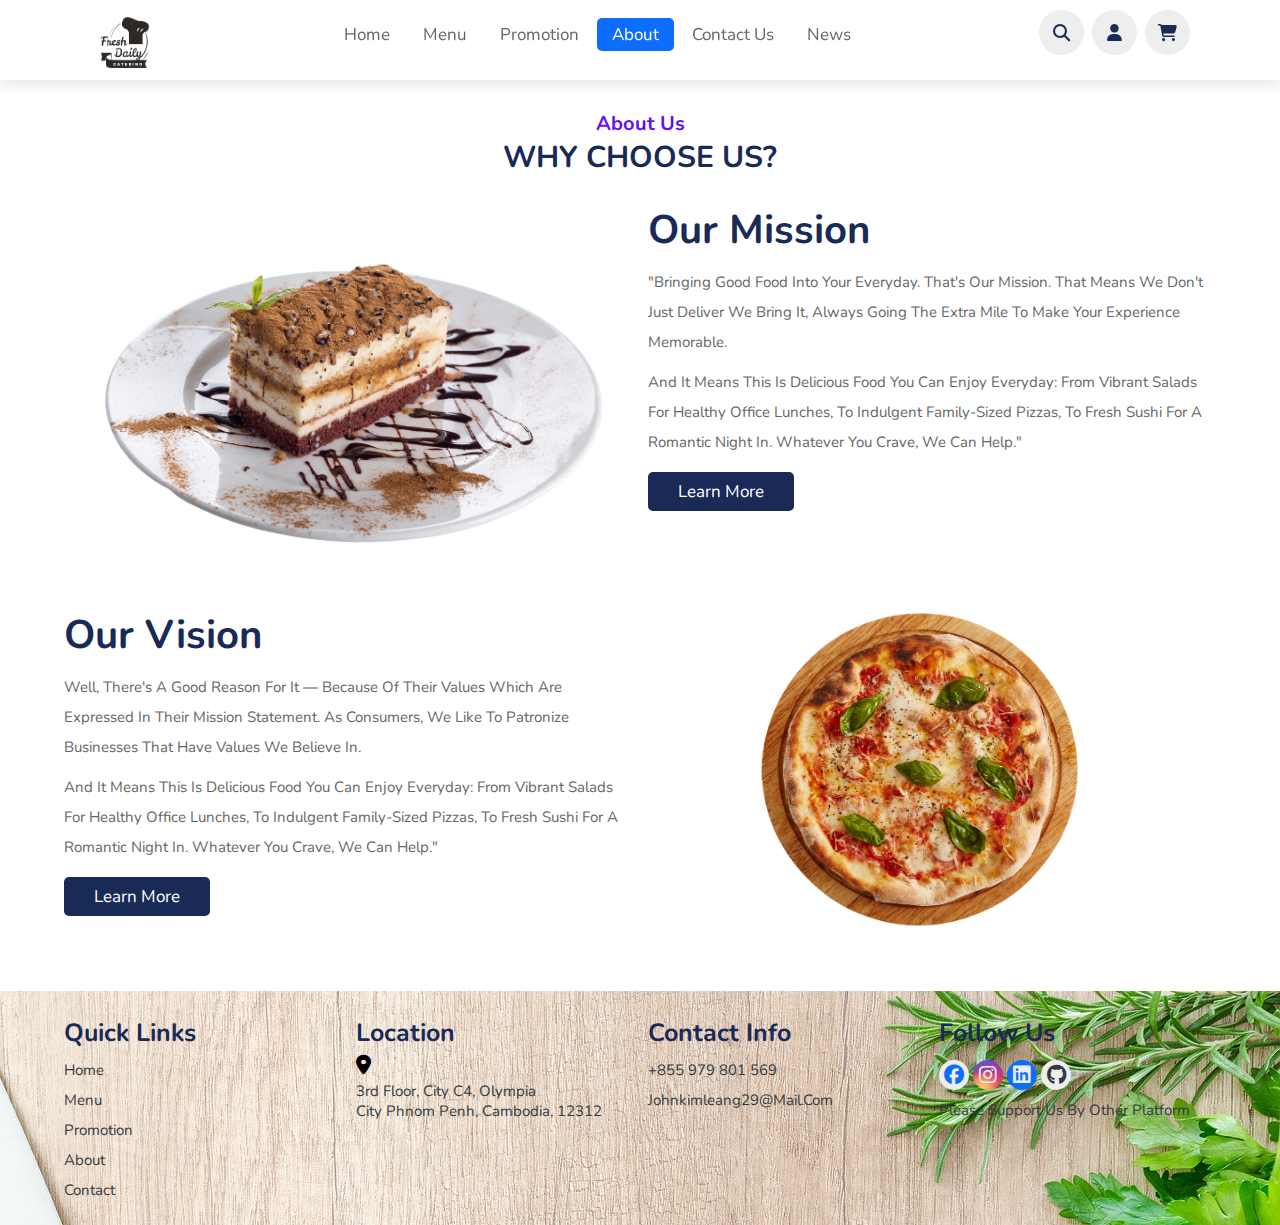
<file: About.html>
<!DOCTYPE html>
<html lang="en">
<head>
    <meta charset="UTF-8">
    <meta http-equiv="X-UA-Compatible" content="IE=edge">
    <meta name="viewport" content="width=device-width, initial-scale=1.0">

    <title>FreshDaily Restaurant</title>
    <link rel="icon" href="images/food-logo.png">
    <link rel="stylesheet" href="https://cdnjs.cloudflare.com/ajax/libs/font-awesome/5.15.3/css/all.min.css">
    <link rel="stylesheet" href="https://cdnjs.cloudflare.com/ajax/libs/font-awesome/6.2.1/css/all.min.css">
    <link rel="stylesheet" href="css/style.css">


</head>
<body>

    <header>

        <a href="#" class="logo"><img src="images/food-logo.png" alt=""></a>
    
        <nav class="navbar">
            <a href="index.html">home</a>
            <a href="Menu.html">menu</a>
            <a href="Dishes.html">Promotion</a>
            <a class="active" href="About.html">about</a>
            <a href="Contact.html">Contact Us</a>
            <a href="News.html">News</a>
          
        </nav>
    
        <div class="icons">
            <i class="fas fa-bars" id="menu-bars"></i>
            <i class="fas fa-search" id="search-icon"></i>
            <a href="Login.html" class="fas fa-user"></a>
            <a class="fas fa-shopping-cart"></a>
            
        </div>
    
    </header>

    
    <!-- search form  -->

    <form action="" id="search-form">
        <input type="search" placeholder="search here..." name="" id="search-box">
        <label for="search-box" class="fas fa-search"></label>
        <i class="fas fa-times" id="close"></i>
    </form>


    <section class="about" id="about">

        <h3 class="sub-heading"> about us </h3>
        <h1 class="heading"> why choose us? </h1>

        <div class="row">
            <div class="image">
                <img src="images/menu-10-removebg.png" alt="">
            </div>
            <div class="content">
                <h3>Our mission</h3>
                <p>
                    "Bringing good food into your everyday. That's our mission. 
                    That means we don't just deliver we bring it, always going the extra mile to make your experience memorable.
                </p>
                <p>
                    And it means this is delicious food you can enjoy everyday: from vibrant salads for healthy office lunches, to indulgent family-sized pizzas, to fresh sushi
                    for a romantic night in. Whatever you crave, we can help."
                </p>
                
                <a href="#" class="btn">learn more</a>
            </div>

        </div>   
        <div class="row">
            <div class="content">
                <br>
                <h3>Our vision</h3>
                <p>
                    Well, there's a good reason for it — because of their values which are expressed 
                    in their mission statement. As consumers, we like to patronize businesses that have values we believe in.
                </p>
                <p>
                    And it means this is delicious food you can enjoy everyday: from vibrant salads for healthy office lunches, to indulgent family-sized pizzas, to fresh sushi
                    for a romantic night in. Whatever you crave, we can help."
                </p>
                
                <a href="#" class="btn">learn more</a>
            </div>
            <div class="image">
                <img src="images/About_pizza.png" alt="">
            </div>
        </div>
    </section>
    <div class="footer">

        <div class="box-container">

            <div class="box">
                <h3>quick links</h3>
                <a href="#">home</a>
                <a href="#">menu</a>
                <a href="#">promotion</a>
                <a href="#">about</a>
                <a href="#">Contact</a>
            </div>

            <div class="box">
                <h3>Location</h3>
                <i class="fa-solid fa-location-dot"></i>
                <a href="#">3rd Floor, City C4, Olympia 
                   <br> City Phnom Penh, Cambodia, 12312
                </a>
            </div>

            <div class="box">
                <h3>contact info</h3>
                <a href="#">+855 979 801 569 </a>
                <a href="#">johnkimleang29@mail.com</a>
            </div>

            <div class="box">
                <h3>follow us</h3>
                <a href="#">
                    <i class="fa-brands fa-facebook"></i>
                    <i class="fa-brands fa-instagram"></i>
                    <i class="fa-brands fa-linkedin"></i>
                    <i class="fa-brands fa-github"></i>
                </a>
                <a href="#">Please support us by other platform</a>
            </div>
        </div>
        <!-- <div class="credit">
            <p>Develop by: JK Leang</p>
        </div> -->
    </div>

    <script src="js/script.js"></script>

</body>
</html>
</file>
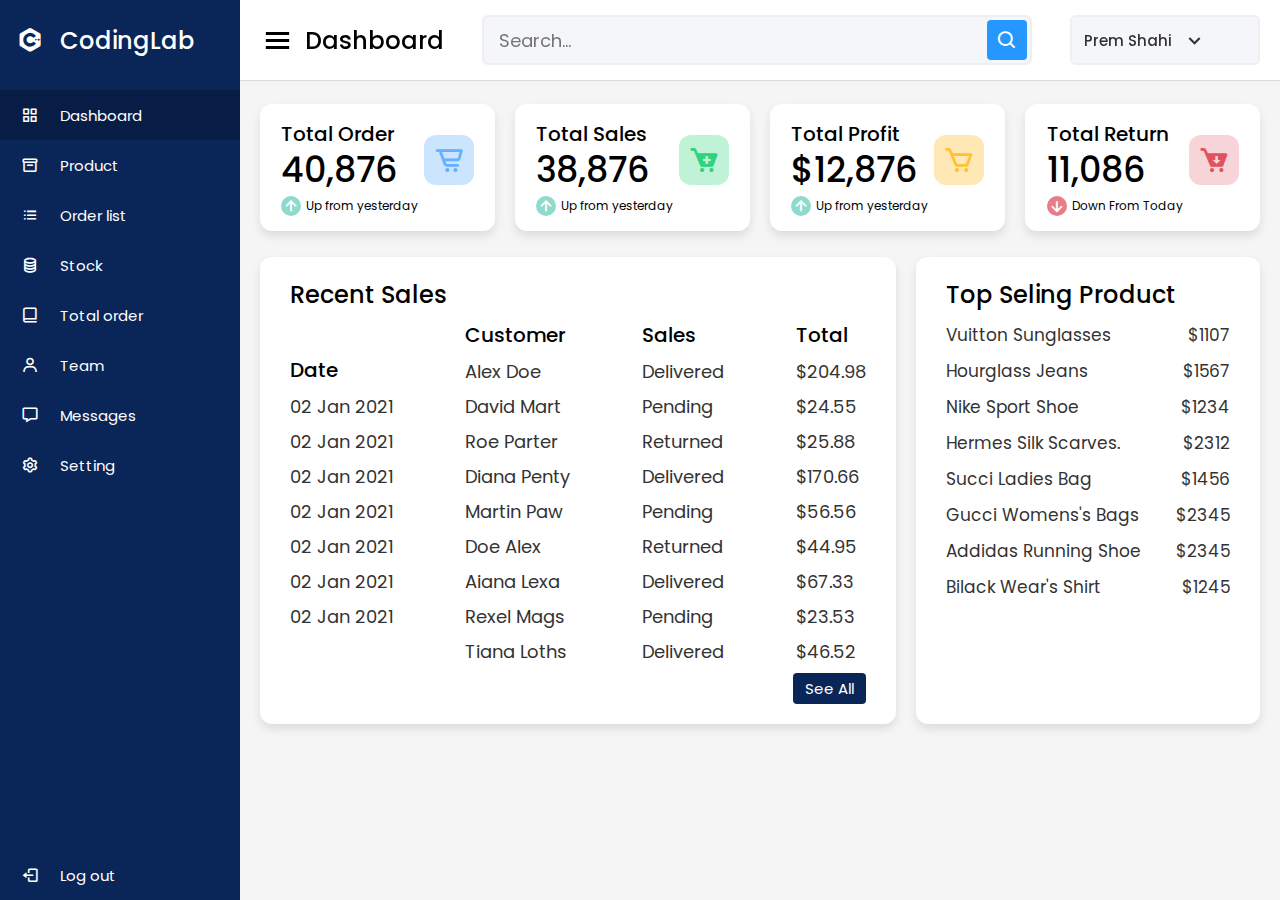
<file: admin.html>
<!DOCTYPE html>
<!-- Designined by CodingLab | www.youtube.com/codinglabyt -->
<html lang="en" dir="ltr">
  <head>
    <meta charset="UTF-8">
    <!--<title> Responsiive Admin Dashboard | CodingLab </title>-->
    <link rel="stylesheet" href="css/admin.css">
    <!-- Boxicons CDN Link -->
    <link href='https://unpkg.com/boxicons@2.0.7/css/boxicons.min.css' rel='stylesheet'>
    <link rel="stylesheet" href="https://cdnjs.cloudflare.com/ajax/libs/font-awesome/6.3.0/css/all.min.css">
     <meta name="viewport" content="width=device-width, initial-scale=1.0">
   </head>
<body>
  <div class="sidebar">
    <div class="logo-details">
      <i class='bx bxl-c-plus-plus'></i>
      <span class="logo_name">CodingLab</span>
    </div>
      <ul class="nav-links">
        <li>
          <a href="#" class="active">
            <i class='bx bx-grid-alt' ></i>
            <span class="links_name">Dashboard</span>
          </a>
        </li>
        <li>
          <a href="#">
            <i class='bx bx-box' ></i>
            <span class="links_name">Product</span>
          </a>
        </li>
        <li>
          <a href="#">
            <i class='bx bx-list-ul' ></i>
            <span class="links_name">Order list</span>
          </a>
        </li>
        <li>
          <a href="#">
            <i class='bx bx-coin-stack' ></i>
            <span class="links_name">Stock</span>
          </a>
        </li>
        <li>
          <a href="#">
            <i class='bx bx-book-alt' ></i>
            <span class="links_name">Total order</span>
          </a>
        </li>
        <li>
          <a href="#">
            <i class='bx bx-user' ></i>
            <span class="links_name">Team</span>
          </a>
        </li>
        <li>
          <a href="#">
            <i class='bx bx-message' ></i>
            <span class="links_name">Messages</span>
          </a>
        </li>
        <li>
          <a href="#">
            <i class='bx bx-cog' ></i>
            <span class="links_name">Setting</span>
          </a>
        </li>
        <li class="log_out">
          <a href="#">
            <i class='bx bx-log-out'></i>
            <span class="links_name">Log out</span>
          </a>
        </li>
      </ul>
  </div>
  <section class="home-section">
    <nav>
      <div class="sidebar-button">
        <i class='bx bx-menu sidebarBtn'></i>
        <span class="dashboard">Dashboard</span>
      </div>
      <div class="search-box">
        <input type="text" placeholder="Search...">
        <i class='bx bx-search' ></i>
      </div>
      <div class="profile-details">
        <!--<img src="images/profile.jpg" alt="">-->
        <span class="admin_name">Prem Shahi</span>
        <i class='bx bx-chevron-down' ></i>
      </div>
    </nav>

    <div class="home-content">
      <div class="overview-boxes">
        <div class="box">
          <div class="right-side">
            <div class="box-topic">Total Order</div>
            <div class="number">40,876</div>
            <div class="indicator">
              <i class='bx bx-up-arrow-alt'></i>
              <span class="text">Up from yesterday</span>
            </div>
          </div>
          <i class='bx bx-cart-alt cart'></i>
        </div>
        <div class="box">
          <div class="right-side">
            <div class="box-topic">Total Sales</div>
            <div class="number">38,876</div>
            <div class="indicator">
              <i class='bx bx-up-arrow-alt'></i>
              <span class="text">Up from yesterday</span>
            </div>
          </div>
          <i class='bx bxs-cart-add cart two' ></i>
        </div>
        <div class="box">
          <div class="right-side">
            <div class="box-topic">Total Profit</div>
            <div class="number">$12,876</div>
            <div class="indicator">
              <i class='bx bx-up-arrow-alt'></i>
              <span class="text">Up from yesterday</span>
            </div>
          </div>
          <i class='bx bx-cart cart three' ></i>
        </div>
        <div class="box">
          <div class="right-side">
            <div class="box-topic">Total Return</div>
            <div class="number">11,086</div>
            <div class="indicator">
              <i class='bx bx-down-arrow-alt down'></i>
              <span class="text">Down From Today</span>
            </div>
          </div>
          <i class='bx bxs-cart-download cart four' ></i>
        </div>
      </div>

      <div class="sales-boxes">
        <div class="recent-sales box">
          <div class="title">Recent Sales</div>
          <div class="sales-details">
            <ul class="details">
              <li class="topic">Date</li>
              <li><a href="#">02 Jan 2021</a></li>
              <li><a href="#">02 Jan 2021</a></li>
              <li><a href="#">02 Jan 2021</a></li>
              <li><a href="#">02 Jan 2021</a></li>
              <li><a href="#">02 Jan 2021</a></li>
              <li><a href="#">02 Jan 2021</a></li>
              <li><a href="#">02 Jan 2021</a></li>
            </ul>
            <ul class="details">
            <li class="topic">Customer</li>
            <li><a href="#">Alex Doe</a></li>
            <li><a href="#">David Mart</a></li>
            <li><a href="#">Roe Parter</a></li>
            <li><a href="#">Diana Penty</a></li>
            <li><a href="#">Martin Paw</a></li>
            <li><a href="#">Doe Alex</a></li>
            <li><a href="#">Aiana Lexa</a></li>
            <li><a href="#">Rexel Mags</a></li>
             <li><a href="#">Tiana Loths</a></li>
          </ul>
          <ul class="details">
            <li class="topic">Sales</li>
            <li><a href="#">Delivered</a></li>
            <li><a href="#">Pending</a></li>
            <li><a href="#">Returned</a></li>
            <li><a href="#">Delivered</a></li>
            <li><a href="#">Pending</a></li>
            <li><a href="#">Returned</a></li>
            <li><a href="#">Delivered</a></li>
             <li><a href="#">Pending</a></li>
            <li><a href="#">Delivered</a></li>
          </ul>
          <ul class="details">
            <li class="topic">Total</li>
            <li><a href="#">$204.98</a></li>
            <li><a href="#">$24.55</a></li>
            <li><a href="#">$25.88</a></li>
            <li><a href="#">$170.66</a></li>
            <li><a href="#">$56.56</a></li>
            <li><a href="#">$44.95</a></li>
            <li><a href="#">$67.33</a></li>
             <li><a href="#">$23.53</a></li>
             <li><a href="#">$46.52</a></li>
          </ul>
          </div>
          <div class="button">
            <a href="#">See All</a>
          </div>
        </div>
        <div class="top-sales box">
          <div class="title">Top Seling Product</div>
          <ul class="top-sales-details">
            <li>
            <a href="#">
              <!--<img src="images/sunglasses.jpg" alt="">-->
              <span class="product">Vuitton Sunglasses</span>
            </a>
            <span class="price">$1107</span>
          </li>
          <li>
            <a href="#">
               <!--<img src="images/jeans.jpg" alt="">-->
              <span class="product">Hourglass Jeans </span>
            </a>
            <span class="price">$1567</span>
          </li>
          <li>
            <a href="#">
             <!-- <img src="images/nike.jpg" alt="">-->
              <span class="product">Nike Sport Shoe</span>
            </a>
            <span class="price">$1234</span>
          </li>
          <li>
            <a href="#">
              <!--<img src="images/scarves.jpg" alt="">-->
              <span class="product">Hermes Silk Scarves.</span>
            </a>
            <span class="price">$2312</span>
          </li>
          <li>
            <a href="#">
              <!--<img src="images/blueBag.jpg" alt="">-->
              <span class="product">Succi Ladies Bag</span>
            </a>
            <span class="price">$1456</span>
          </li>
          <li>
            <a href="#">
              <!--<img src="images/bag.jpg" alt="">-->
              <span class="product">Gucci Womens's Bags</span>
            </a>
            <span class="price">$2345</span>
          <li>
            <a href="#">
              <!--<img src="images/addidas.jpg" alt="">-->
              <span class="product">Addidas Running Shoe</span>
            </a>
            <span class="price">$2345</span>
          </li>
<li>
            <a href="#">
             <!--<img src="images/shirt.jpg" alt="">-->
              <span class="product">Bilack Wear's Shirt</span>
            </a>
            <span class="price">$1245</span>
          </li>
          </ul>
        </div>
      </div>
    </div>
  </section>

  <script>
   let sidebar = document.querySelector(".sidebar");
let sidebarBtn = document.querySelector(".sidebarBtn");
sidebarBtn.onclick = function() {
  sidebar.classList.toggle("active");
  if(sidebar.classList.contains("active")){
  sidebarBtn.classList.replace("bx-menu" ,"bx-menu-alt-right");
}else
  sidebarBtn.classList.replace("bx-menu-alt-right", "bx-menu");
}
 </script>

</body>
</html>
</file>
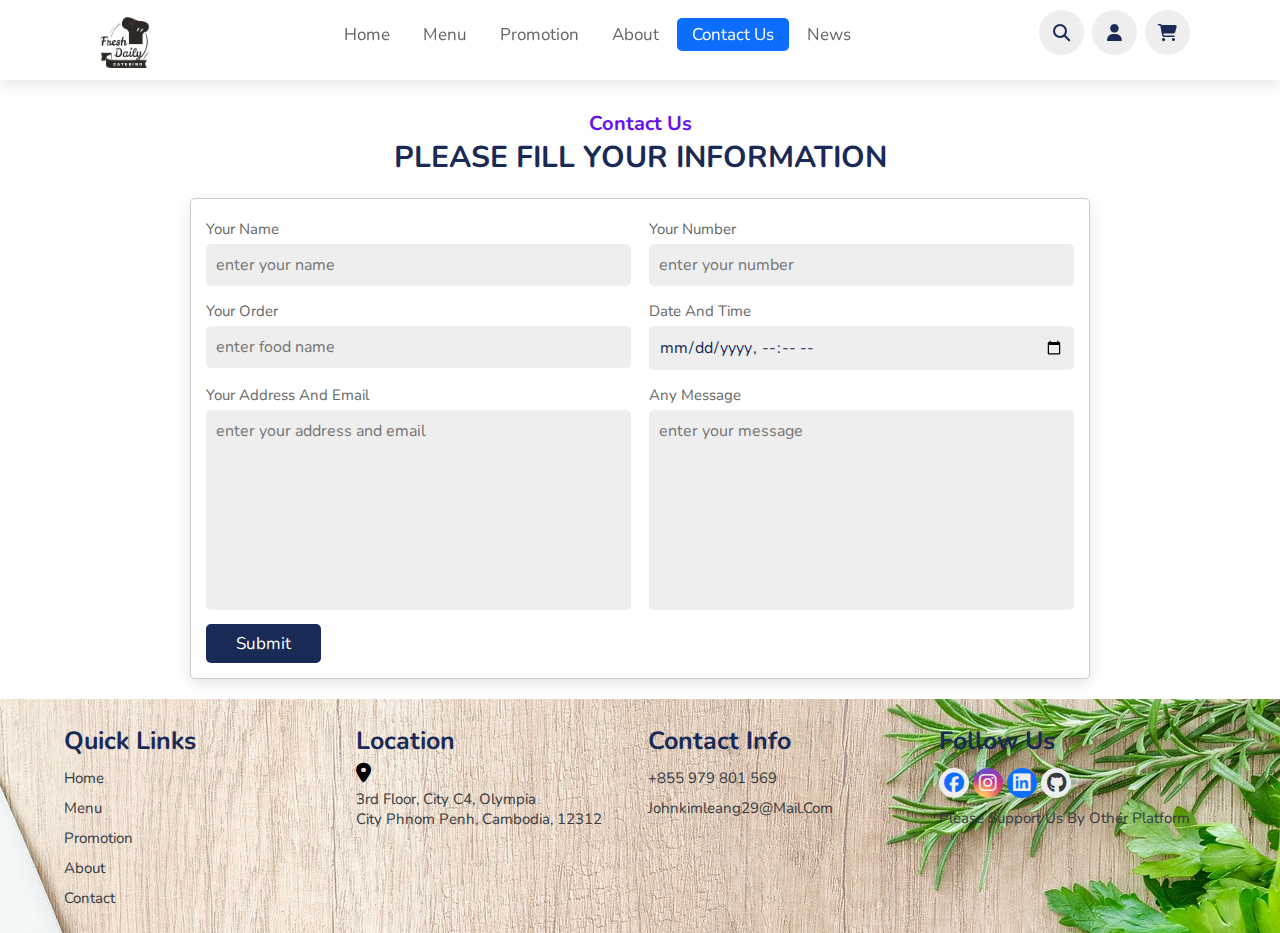
<file: Contact.html>
<!DOCTYPE html>
<html lang="en">
<head>
    <meta charset="UTF-8">
    <meta http-equiv="X-UA-Compatible" content="IE=edge">
    <meta name="viewport" content="width=device-width, initial-scale=1.0">
    <title>FreshDaily Restaurant</title>
    <link rel="icon" href="images/food-logo.png">


    <link rel="stylesheet" href="https://unpkg.com/swiper/swiper-bundle.min.css" />

    <!-- font awesome cdn link  -->
    <link rel="stylesheet" href="https://cdnjs.cloudflare.com/ajax/libs/font-awesome/5.15.3/css/all.min.css">
    <link rel="stylesheet" href="https://cdnjs.cloudflare.com/ajax/libs/font-awesome/6.2.1/css/all.min.css">
    <!-- custom css file link  -->
    <link rel="stylesheet" href="css/style.css">

</head>
<body>


<header>

    <a href="#" class="logo"><img src="images/food-logo.png" alt=""></a>

    <nav class="navbar">
        <a href="index.html">home</a>
        <a href="Menu.html">menu</a>
        <a href="Dishes.html">Promotion</a>
        <a href="About.html">about</a>
        <a class="active"  href="Contact.html">Contact Us</a>
        <a href="News.html">News</a>
        
    </nav>

    <div class="icons">
        <i class="fas fa-bars" id="menu-bars"></i>
        <i class="fas fa-search" id="search-icon"></i>
        <a href="Login.html" class="fas fa-user"></a>  
        <i class="fas fa-shopping-cart"></i>  
    </div>

</header>

    <!-- search form  -->

    <form action="" id="search-form">
        <input type="search" placeholder="search here..." name="" id="search-box">
        <label for="search-box" class="fas fa-search"></label>
        <i class="fas fa-times" id="close"></i>
    </form>

    
<section class="order" id="order">

    <h3 class="sub-heading"> Contact us </h3>
    <h1 class="heading"> Please fill your information</h1>

    <form action="">

        <div class="inputBox">
            <div class="input">
                <span>your name</span>
                <input type="text" placeholder="enter your name">
            </div>
            <div class="input">
                <span>your number</span>
                <input type="number" placeholder="enter your number">
            </div>
        </div>
        <div class="inputBox">
            <div class="input">
                <span>your order</span>
                <input type="text" placeholder="enter food name">
            </div>
            <div class="input">
                <span>date and time</span>
                <input type="datetime-local">
            </div>
        </div>
        <div class="inputBox">
            <div class="input">
                <span>Your address and Email</span>
                <textarea name="" placeholder="enter your address and email" id="" cols="30" rows="10"></textarea>
            </div>
            <div class="input">
                <span>Any message</span>
                <textarea name="" placeholder="enter your message" id="" cols="30" rows="10"></textarea>
            </div>
        </div>

        <input type="submit" value="Submit" class="btn">

    </form>

</section>
<div class="footer">

    <div class="box-container">

        <div class="box">
            <h3>quick links</h3>
            <a href="#">home</a>
            <a href="#">menu</a>
            <a href="#">promotion</a>
            <a href="#">about</a>
            <a href="#">Contact</a>
        </div>

        <div class="box">
            <h3>Location</h3>
            <i class="fa-solid fa-location-dot"></i>
            <a href="#">3rd Floor, City C4, Olympia 
               <br> City Phnom Penh, Cambodia, 12312
            </a>
        </div>

        <div class="box">
            <h3>contact info</h3>
            <a href="#">+855 979 801 569 </a>
            <a href="#">johnkimleang29@mail.com</a>
        </div>

        <div class="box">
            <h3>follow us</h3>
            <a href="https://github.com/Kimleang7">
                <i class="fa-brands fa-facebook"></i>
                <i class="fa-brands fa-instagram"></i>
                <i class="fa-brands fa-linkedin"></i>
                <i class="fa-brands fa-github"></i>
            </a>
            <a href="#">Please support us by other platform</a>
        </div>
    </div>
    <!-- <div class="credit">
        <p>Develop by: JK Leang</p>
    </div> -->
</div>

<script src="js/script.js"></script>
<script src="js/addToCard.js"></script>

</body>
</html>
</file>
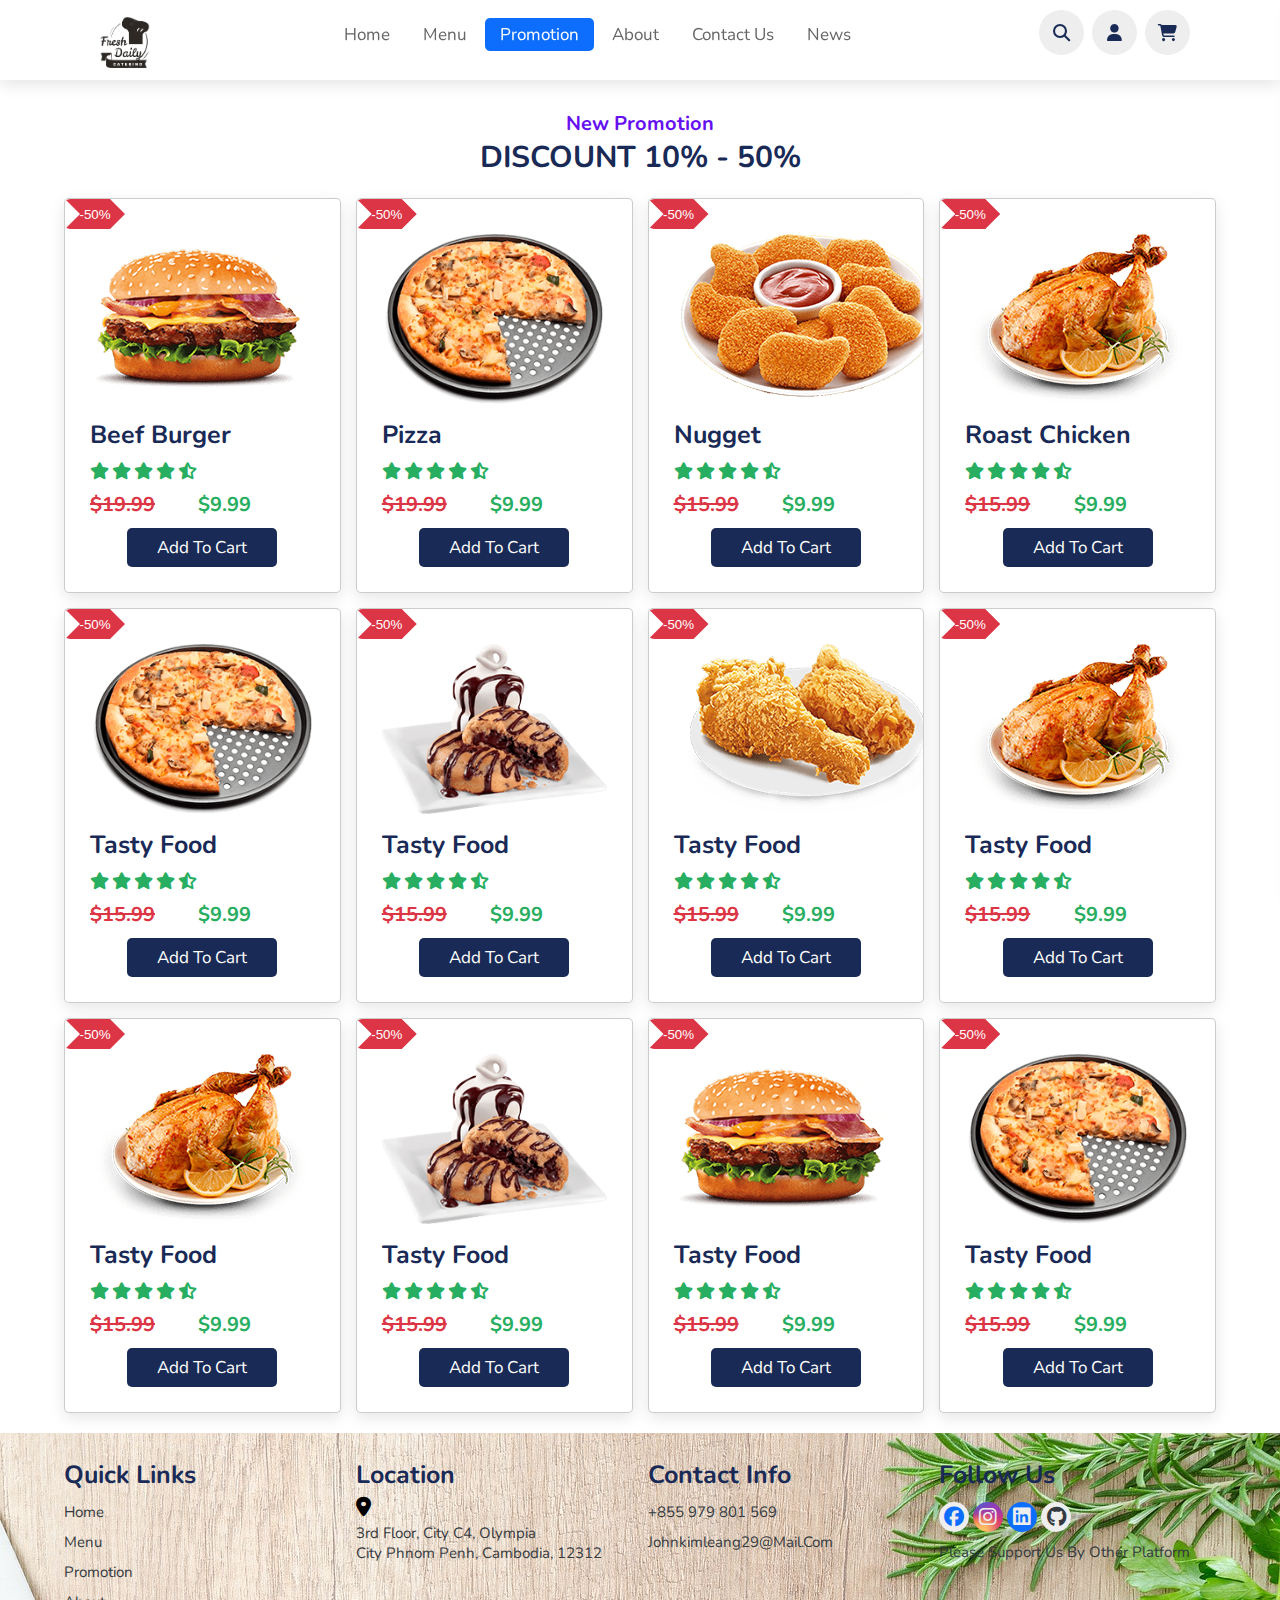
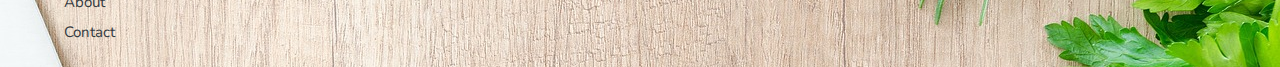
<file: Dishes.html>
<!DOCTYPE html>
<html lang="en">
<head>
    <meta charset="UTF-8">
    <meta http-equiv="X-UA-Compatible" content="IE=edge">
    <meta name="viewport" content="width=device-width, initial-scale=1.0">

    <title>FreshDaily Restaurant</title>
    <link rel="icon" href="images/food-logo.png">

    <link rel="stylesheet" href="https://cdnjs.cloudflare.com/ajax/libs/font-awesome/5.15.3/css/all.min.css">
    <link rel="stylesheet" href="https://cdnjs.cloudflare.com/ajax/libs/font-awesome/6.2.1/css/all.min.css">
    <link rel="stylesheet" href="css/style.css">
    <link rel="stylesheet" href="css/addToCart.css">
</head>
<body>
    <header>

        <a href="#" class="logo"><img src="images/food-logo.png" alt=""></a>
    
        <nav class="navbar">
            <a href="index.html">home</a>
            <a href="Menu.html">menu</a>
            <a class="active" href="Dishes.html">Promotion</a>
            <a href="About.html">about</a>
            <a href="Contact.html">Contact Us</a>
            <a href="News.html">News</a>
            
        </nav>
    
        <div class="icons">
            <i class="fas fa-bars" id="menu-bars"></i>
            <i class="fas fa-search" id="search-icon"></i>
            <a href="Login.html" class="fas fa-user"></a>
            <i class="fas fa-shopping-cart" id="cart-icon"></i>
        </div>

         <!-- add to cart -->
        <div class="cart">
            <i class="fa-regular fa-circle-xmark" id="close-icon"></i>
            <h3>Your cart</h3>
            <div class="cart-box">
                <div class="image">
                    <img src="images/menu-14.jpg" alt="">
                </div>
                <div class="cart-text">
                    <span>Beef Steak</span>
                    <p>Price $12.99</p>
                    <input type="number" value="1" class="cart-qty">
                </div>
                <div class="cart-remove">
                    <i class="fa-solid fa-trash"></i>
                </div>
                <div class="total">
                    <span>Total:</span>
                    <span>$0</span>
                </div>
                <button type="button" class="buy-btn">Buy now</button>
            </div>

        </div>

    </header>
    
    <!-- search form  -->

    <form action="" id="search-form">
        <input type="search" placeholder="search here..." name="" id="search-box">
        <label for="search-box" class="fas fa-search"></label>
        <i class="fas fa-times" id="close"></i>
    </form>

    
    

<section class="dishes" id="dishes">

    <h3 class="sub-heading"> New Promotion </h3>
    <h1 class="heading"> Discount 10% - 50%</h1>

    <div class="box-container">

        <div class="box">
            <img src="images/dish-1.png" alt="">
            <h3>Beef burger</h3>
            <div class="stars">
                <i class="fas fa-star"></i>
                <i class="fas fa-star"></i>
                <i class="fas fa-star"></i>
                <i class="fas fa-star"></i>
                <i class="fas fa-star-half-alt"></i>
            </div>
            <span>$19.99</span> 
            <h2>$9.99</h2>
            <button class="btn2">-50%</button>
            <a href="#" class="btn">add to cart</a>
        </div>

        <div class="box">
            <img src="images/dish-4.png" alt="">
            <h3>pizza</h3>
            <div class="stars">
                <i class="fas fa-star"></i>
                <i class="fas fa-star"></i>
                <i class="fas fa-star"></i>
                <i class="fas fa-star"></i>
                <i class="fas fa-star-half-alt"></i>
            </div>
            <span>$19.99</span> 
            <h2>$9.99</h2>
            <button class="btn2">-50%</button>
            <a href="#" class="btn">add to cart</a>
        </div>

        <div class="box">
            <img src="images/dish-2.png" alt="">
            <h3>Nugget</h3>
            <div class="stars">
                <i class="fas fa-star"></i>
                <i class="fas fa-star"></i>
                <i class="fas fa-star"></i>
                <i class="fas fa-star"></i>
                <i class="fas fa-star-half-alt"></i>
            </div>
            <span>$15.99</span>
            <h2>$9.99</h2>
            <button class="btn2">-50%</button>
            <a href="#" class="btn">add to cart</a>
        </div>

        <div class="box">
            <img src="images/dish-3.png" alt="">
            <h3>roast chicken</h3>
            <div class="stars">
                <i class="fas fa-star"></i>
                <i class="fas fa-star"></i>
                <i class="fas fa-star"></i>
                <i class="fas fa-star"></i>
                <i class="fas fa-star-half-alt"></i>
            </div>
            <span>$15.99</span>
            <h2>$9.99</h2>
            <button class="btn2">-50%</button>
            <a href="#" class="btn">add to cart</a>
        </div>

        <div class="box">
            <img src="images/dish-4.png" alt="">
            <h3>tasty food</h3>
            <div class="stars">
                <i class="fas fa-star"></i>
                <i class="fas fa-star"></i>
                <i class="fas fa-star"></i>
                <i class="fas fa-star"></i>
                <i class="fas fa-star-half-alt"></i>
            </div>
            <span>$15.99</span>
            <h2>$9.99</h2>
            <button class="btn2">-50%</button>
            <a href="#" class="btn">add to cart</a>
        </div>

        <div class="box">
            <img src="images/dish-5.png" alt="">
            <h3>tasty food</h3>
            <div class="stars">
                <i class="fas fa-star"></i>
                <i class="fas fa-star"></i>
                <i class="fas fa-star"></i>
                <i class="fas fa-star"></i>
                <i class="fas fa-star-half-alt"></i>
            </div>
            <span>$15.99</span>
            <h2>$9.99</h2>
            <button class="btn2">-50%</button>
            <a href="#" class="btn">add to cart</a>
        </div>

        <div class="box">
            <img src="images/dish-6.png" alt="">
            <h3>tasty food</h3>
            <div class="stars">
                <i class="fas fa-star"></i>
                <i class="fas fa-star"></i>
                <i class="fas fa-star"></i>
                <i class="fas fa-star"></i>
                <i class="fas fa-star-half-alt"></i>
            </div>
            <span>$15.99</span>
            <h2>$9.99</h2>
            <button class="btn2">-50%</button>
            <a href="#" class="btn">add to cart</a>
        </div>
        <div class="box">
            <img src="images/dish-3.png" alt="">
            <h3>tasty food</h3>
            <div class="stars">
                <i class="fas fa-star"></i>
                <i class="fas fa-star"></i>
                <i class="fas fa-star"></i>
                <i class="fas fa-star"></i>
                <i class="fas fa-star-half-alt"></i>
            </div>
            <span>$15.99</span>
            <h2>$9.99</h2>
            <button class="btn2">-50%</button>
            <a href="#" class="btn">add to cart</a>
        </div>
        <div class="box">
            <img src="images/dish-3.png" alt="">
            <h3>tasty food</h3>
            <div class="stars">
                <i class="fas fa-star"></i>
                <i class="fas fa-star"></i>
                <i class="fas fa-star"></i>
                <i class="fas fa-star"></i>
                <i class="fas fa-star-half-alt"></i>
            </div>
            <span>$15.99</span>
            <h2>$9.99</h2>
            <button class="btn2">-50%</button>
            <a href="#" class="btn">add to cart</a>
        </div>
        <div class="box">
            <img src="images/dish-5.png" alt="">
            <h3>tasty food</h3>
            <div class="stars">
                <i class="fas fa-star"></i>
                <i class="fas fa-star"></i>
                <i class="fas fa-star"></i>
                <i class="fas fa-star"></i>
                <i class="fas fa-star-half-alt"></i>
            </div>
            <span>$15.99</span>
            <h2>$9.99</h2>
            <button class="btn2">-50%</button>
            <a href="#" class="btn">add to cart</a>
        </div>
        <div class="box">
            <img src="images/dish-1.png" alt="">
            <h3>tasty food</h3>
            <div class="stars">
                <i class="fas fa-star"></i>
                <i class="fas fa-star"></i>
                <i class="fas fa-star"></i>
                <i class="fas fa-star"></i>
                <i class="fas fa-star-half-alt"></i>
            </div>
            <span>$15.99</span>
            <h2>$9.99</h2>
            <button class="btn2">-50%</button>
            <a href="#" class="btn">add to cart</a>
        </div>
        <div class="box">
            <img src="images/dish-4.png" alt="">
            <h3>tasty food</h3>
            <div class="stars">
                <i class="fas fa-star"></i>
                <i class="fas fa-star"></i>
                <i class="fas fa-star"></i>
                <i class="fas fa-star"></i>
                <i class="fas fa-star-half-alt"></i>
            </div>
            <span>$15.99</span>
            <h2>$9.99</h2>
            <button class="btn2">-50%</button>
            <a href="#" class="btn">add to cart</a>
        </div>

    </div>

</section>
<div class="footer">

    <div class="box-container">

        <div class="box">
            <h3>quick links</h3>
            <a href="#">home</a>
            <a href="#">menu</a>
            <a href="#">promotion</a>
            <a href="#">about</a>
            <a href="#">Contact</a>
        </div>

        <div class="box">
            <h3>Location</h3>
            <i class="fa-solid fa-location-dot"></i>
            <a href="#">3rd Floor, City C4, Olympia 
               <br> City Phnom Penh, Cambodia, 12312
            </a>
        </div>

        <div class="box">
            <h3>contact info</h3>
            <a href="#">+855 979 801 569 </a>
            <a href="#">johnkimleang29@mail.com</a>
        </div>

        <div class="box">
            <h3>follow us</h3>
            <a href="#">
                <i class="fa-brands fa-facebook"></i>
                <i class="fa-brands fa-instagram"></i>
                <i class="fa-brands fa-linkedin"></i>
                <i class="fa-brands fa-github"></i>
            </a>
            <a href="#">Please support us by other platform</a>
        </div>
    </div>
    <!-- <div class="credit">
        <p>Develop by: JK Leang</p>
    </div> -->
</div>


<script src="js/script.js"></script>
<script src="js/addToCard.js"></script>

</body>
</html>
</file>
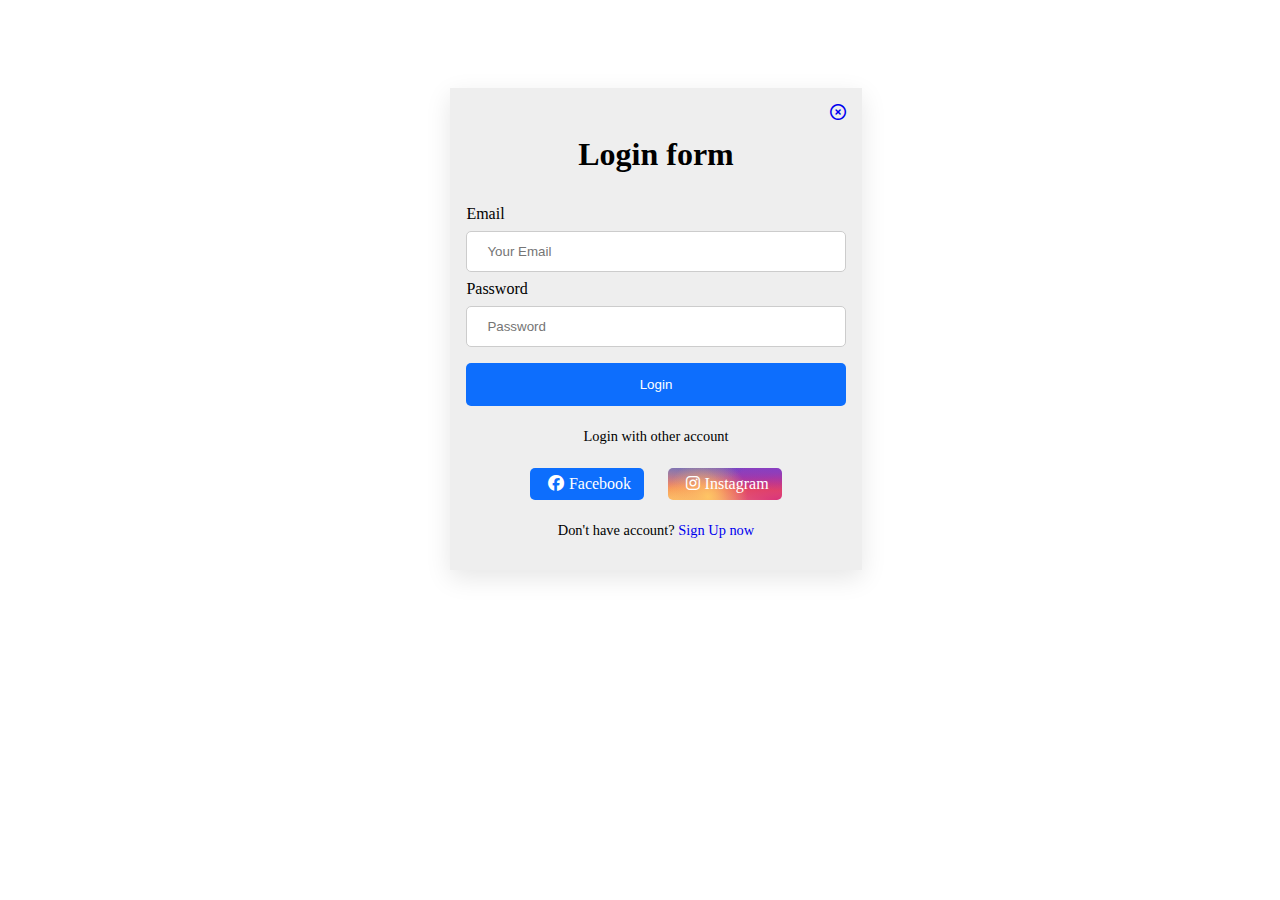
<file: Login.html>
<!DOCTYPE html>
<html>
<head>
<meta name="viewport" content="width=device-width, initial-scale=1">
<link rel="stylesheet" href="css/Login.css">
<link rel="stylesheet" href="https://cdnjs.cloudflare.com/ajax/libs/font-awesome/6.3.0/css/all.min.css">
</head>
<body>
  <form action="">
    <div class="form-control">
      <a href="index.html"><i class="fa-regular fa-circle-xmark"></i></a>
      <h3>Login form</h3>
      <div class="input-box">
        <label for="email">Email</label>
        <input type="text" id="email" name="email" placeholder="Your Email">
      </div>
      <div class="input-box">
        <label for="password">Password</label>
        <input type="password" id="password" name="password" placeholder="Password">
      </div>
      <button clss="submit">Login</button>
      <p>Login with other account</p>
      <div class="socail-platform">
        <div class="icon1">
          <i class="fa-brands fa-facebook"></i>Facebook
        </div>
        <div class="icon2">
          <i class="fa-brands fa-instagram"></i>Instagram
        </div>
      </div>
      <p>Don't have account? <a href="#">Sign Up now</a></p>
    </form>
    </div>
    

</body>
</html>
</file>
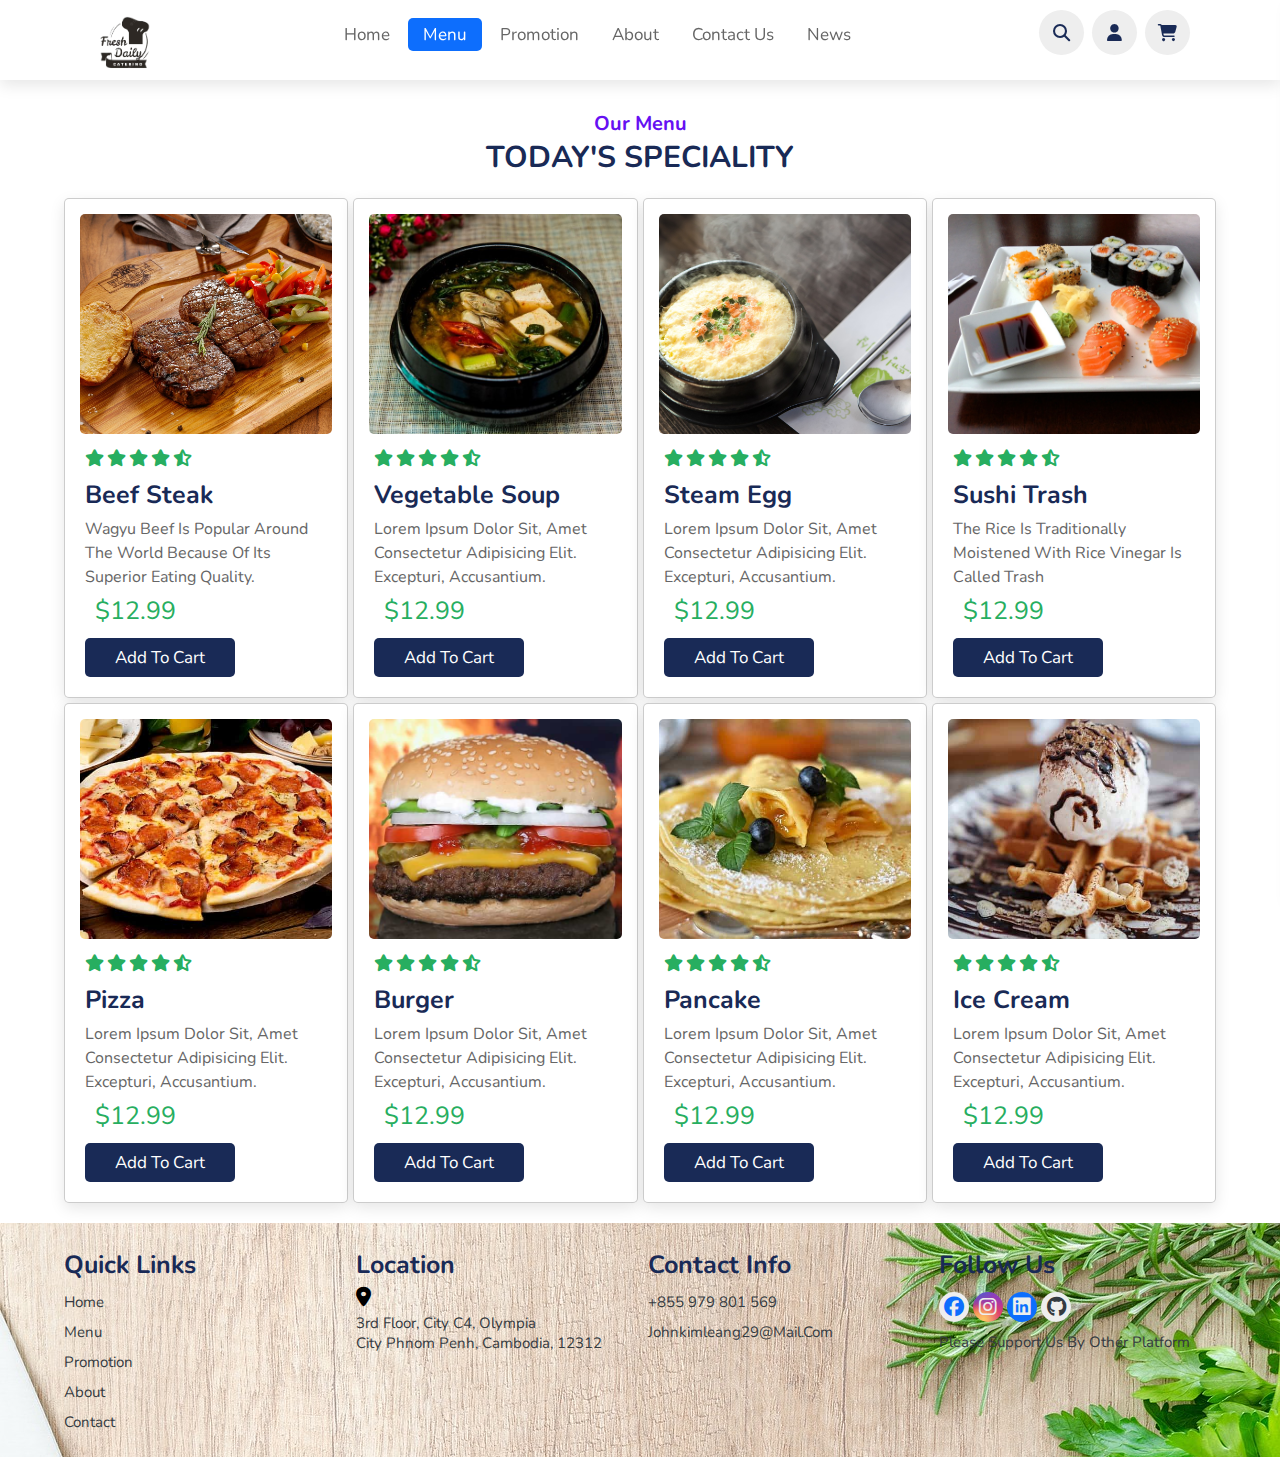
<file: Menu.html>
<!DOCTYPE html>
<html lang="en">
<head>
    <meta charset="UTF-8">
    <meta http-equiv="X-UA-Compatible" content="IE=edge">
    <meta name="viewport" content="width=device-width, initial-scale=1.0">
    <title>FreshDaily Restaurant</title>
    <link rel="icon" href="images/food-logo.png">


    <link rel="stylesheet" href="https://unpkg.com/swiper/swiper-bundle.min.css" />

    <link rel="stylesheet" href="https://cdnjs.cloudflare.com/ajax/libs/font-awesome/5.15.3/css/all.min.css">
    <link rel="stylesheet" href="https://cdnjs.cloudflare.com/ajax/libs/font-awesome/6.2.1/css/all.min.css">
    <link rel="stylesheet" href="css/style.css">
    <link rel="stylesheet" href="css/addToCart.css">

</head>
<body>


<header>

    <a href="#" class="logo"><img src="images/food-logo.png" alt=""></a>

    <nav class="navbar">
        <a href="index.html">home</a>
        <a class="active" href="/Menu.html">menu</a>
        <a href="Dishes.html">Promotion</a>
        <a href="About.html">about</a>
        <a href="Contact.html">Contact Us</a>
        <a href="News.html">News</a>
        
    </nav>

    <div class="icons">
        <i class="fas fa-bars" id="menu-bars"></i>
        <i class="fas fa-search" id="search-icon"></i>
        <a href="/Login.html" class="fas fa-user"></a>  
        <i class="fas fa-shopping-cart" id="cart-icon"></i>
    </div>

     <!-- add to cart -->
    <div class="cart">
        <i class="fa-regular fa-circle-xmark" id="close-icon"></i>
        <h3>Your cart</h3>
        <div class="cart-box">
            <div class="image">
                <img src="images/menu-14.jpg" alt="">
            </div>
            <div class="cart-text">
                <span>Beef Steak</span>
                <p>Price $12.99</p>
                <input type="number" value="1" class="cart-qty">
            </div>
            <div class="cart-remove">
                <i class="fa-solid fa-trash"></i>
            </div>
            <div class="total">
                <span>Total:</span>
                <span>$0</span>
            </div>
            <button type="button" class="buy-btn">Buy now</button>
        </div>

    </div>

</header>
    
    <!-- search form  -->

    <form action="" id="search-form">
        <input type="search" placeholder="search here..." name="" id="search-box">
        <label for="search-box" class="fas fa-search"></label>
        <i class="fas fa-times" id="close"></i>
    </form>



    
    <section class="menu" id="menu">

        <h3 class="sub-heading"> our menu </h3>
        <h1 class="heading"> today's speciality </h1>
    
        <div class="box-container">
            <div class="box">
                <div class="image">
                    <img src="images/menu-12.jpg" alt="">
                    
                </div>
                <div class="content">
                    <div class="stars">
                        <i class="fas fa-star"></i>
                        <i class="fas fa-star"></i>
                        <i class="fas fa-star"></i>
                        <i class="fas fa-star"></i>
                        <i class="fas fa-star-half-alt"></i>
                    </div>
                    <h3>Beef Steak</h3>
                    <p>Wagyu beef is popular around the world because of its superior eating quality.</p>
                    <span class="price">$12.99</span>
                    <a href="/AddToCart.html" class="btn">add to cart</a>
                </div>
            </div>
    
            <div class="box">
                <div class="image">
                    <img src="images/menu-13.jpg" alt="">
                    
                </div>
                <div class="content">
                    <div class="stars">
                        <i class="fas fa-star"></i>
                        <i class="fas fa-star"></i>
                        <i class="fas fa-star"></i>
                        <i class="fas fa-star"></i>
                        <i class="fas fa-star-half-alt"></i>
                    </div>
                    <h3>Vegetable Soup</h3>
                    <p>Lorem ipsum dolor sit, amet consectetur adipisicing elit. Excepturi, accusantium.</p>
                    <span class="price">$12.99</span>
                    <a href="/AddToCart.html" class="btn">add to cart</a>
                </div>
            </div>
    
            <div class="box">
                <div class="image">
                    <img src="images/menu-14.jpg" alt="">
                    
                </div>
                <div class="content">
                    <div class="stars">
                        <i class="fas fa-star"></i>
                        <i class="fas fa-star"></i>
                        <i class="fas fa-star"></i>
                        <i class="fas fa-star"></i>
                        <i class="fas fa-star-half-alt"></i>
                    </div>
                    <h3>Steam egg</h3>
                    <p>Lorem ipsum dolor sit, amet consectetur adipisicing elit. Excepturi, accusantium.</p>
                    <span class="price">$12.99</span>
                    <a href="/AddToCart.html" class="btn">add to cart</a>
                </div>
            </div>
            <div class="box">
                <div class="image">
                    <img src="images/menu-16.jpg" alt="">
                </div>
                <div class="content">
                    <div class="stars">
                        <i class="fas fa-star"></i>
                        <i class="fas fa-star"></i>
                        <i class="fas fa-star"></i>
                        <i class="fas fa-star"></i>
                        <i class="fas fa-star-half-alt"></i>
                    </div>
                    <h3>Sushi trash</h3>
                    <p>The rice is traditionally moistened with rice vinegar is called trash</p>
                    <span class="price">$12.99</span>
                    <a href="/AddToCart.html" class="btn">add to cart</a>
                </div>
            </div>
    
            <div class="box">
                <div class="image">
                    <img src="images/menu-1.jpg" alt="">
                
                </div>
                <div class="content">
                    <div class="stars">
                        <i class="fas fa-star"></i>
                        <i class="fas fa-star"></i>
                        <i class="fas fa-star"></i>
                        <i class="fas fa-star"></i>
                        <i class="fas fa-star-half-alt"></i>
                    </div>
                    <h3>Pizza</h3>
                    <p>Lorem ipsum dolor sit, amet consectetur adipisicing elit. Excepturi, accusantium.</p>
                    <span class="price">$12.99</span>
                    <a href="/AddToCart.html" class="btn">add to cart</a>
                </div>
            </div>
    
            <div class="box">
                <div class="image">
                    <img src="images/menu-2.jpg" alt="">
                </div>
                <div class="content">
                    <div class="stars">
                        <i class="fas fa-star"></i>
                        <i class="fas fa-star"></i>
                        <i class="fas fa-star"></i>
                        <i class="fas fa-star"></i>
                        <i class="fas fa-star-half-alt"></i>
                    </div>
                    <h3>Burger</h3>
                    <p>Lorem ipsum dolor sit, amet consectetur adipisicing elit. Excepturi, accusantium.</p>
                    <span class="price">$12.99</span>
                    <a href="/AddToCart.html" class="btn">add to cart</a>
    
                </div>
            </div>
    
            <div class="box">
                <div class="image">
                    <img src="images/menu-3.jpg" alt="">
                    
                </div>
                <div class="content">
                    <div class="stars">
                        <i class="fas fa-star"></i>
                        <i class="fas fa-star"></i>
                        <i class="fas fa-star"></i>
                        <i class="fas fa-star"></i>
                        <i class="fas fa-star-half-alt"></i>
                    </div>
                    <h3>Pancake</h3>
                    <p>Lorem ipsum dolor sit, amet consectetur adipisicing elit. Excepturi, accusantium.</p>
                   
                    <span class="price">$12.99</span>
                    <a href="/AddToCart.html" class="btn">add to cart</a>
                </div>
            </div>
    
            <div class="box">
                <div class="image">
                    <img src="images/menu-4.jpg" alt="">
                    <!-- <a href="#" class="fas fa-heart"></a> -->
                </div>
                <div class="content">
                    <div class="stars">
                        <i class="fas fa-star"></i>
                        <i class="fas fa-star"></i>
                        <i class="fas fa-star"></i>
                        <i class="fas fa-star"></i>
                        <i class="fas fa-star-half-alt"></i>
                    </div>
                    <h3>Ice cream</h3>
                    <p>Lorem ipsum dolor sit, amet consectetur adipisicing elit. Excepturi, accusantium.</p>
                    <span class="price">$12.99</span>
                    <a href="/AddToCart.html" class="btn">add to cart</a>
                    
                </div>
            </div>
        </div>
    
    </section>
    <div class="footer">

        <div class="box-container">

            <div class="box">
                <h3>quick links</h3>
                <a href="#">home</a>
                <a href="#">menu</a>
                <a href="#">promotion</a>
                <a href="#">about</a>
                <a href="#">Contact</a>
            </div>

            <div class="box">
                <h3>Location</h3>
                <i class="fa-solid fa-location-dot"></i>
                <a href="#">3rd Floor, City C4, Olympia 
                   <br> City Phnom Penh, Cambodia, 12312
                </a>
            </div>

            <div class="box">
                <h3>contact info</h3>
                <a href="#">+855 979 801 569 </a>
                <a href="#">johnkimleang29@mail.com</a>
            </div>

            <div class="box">
                <h3>follow us</h3>
                <a href="#">
                    <i class="fa-brands fa-facebook"></i>
                    <i class="fa-brands fa-instagram"></i>
                    <i class="fa-brands fa-linkedin"></i>
                    <i class="fa-brands fa-github"></i>
                </a>
                <a href="#">Please support us by other platform</a>
            </div>
        </div>
        <!-- <div class="credit">
            <p>Develop by: JK Leang</p>
        </div> -->
    </div>

    <!-- loader part  -->
<!-- <div class="loader-container">
    <img src="images/loader.gif" alt="">
</div> -->

<!-- custom js file link  -->
<script src="js/script.js"></script>
<script src="js/addToCard.js"></script>
</body>
</html>
</file>
<file: css/style.css>
@import url('https://fonts.googleapis.com/css2?family=Nunito:wght@200;300;400;600;700&display=swap');

:root {
    --green: #27ae60;
    --black: #192a56;
    --light-color: #666;
    --box-shadow: 0 .5rem 1.5rem rgba(0, 0, 0, .1);

    --bs-blue: #0d6efd;
    --bs-indigo: #6610f2;
    --bs-purple: #6f42c1;
    --bs-pink: #d63384;
    --bs-red: #dc3545;
    --bs-orange: #fd7e14;
    --bs-yellow: #ffc107;
    --bs-green: #198754;
    --bs-teal: #20c997;
    --bs-cyan: #0dcaf0;
    --bs-white: #fff;
    --bs-gray: #6c757d;
    --bs-gray-dark: #343a40;
}

* {
    font-family: 'Nunito', sans-serif;
    margin: 0;
    padding: 0;
    box-sizing: border-box;
    text-decoration: none;
    outline: none;
    border: none;
    text-transform: capitalize;
    transition: all .2s linear;
}

html {
    font-size: 62.5%;
    overflow-x: hidden;
    scroll-padding-top: 5.5rem;
    scroll-behavior: smooth;
}

section {
    padding: 2rem 5%;
}

section:nth-child(even) {
    background: #eee;
}

.sub-heading {
    text-align: center;
    color: var(--bs-indigo);
    font-size: 2rem;
    padding-top: 1rem;
}

.heading {
    text-align: center;
    color: var(--black);
    font-size: 3rem;
    padding-bottom: 2rem;
    text-transform: uppercase;
}

.btn {
    margin-top: 1rem;
    display: inline-block;
    font-size: 1.7rem;
    color: #fff;
    background: var(--black);
    border-radius: .5rem;
    cursor: pointer;
    padding: .8rem 3rem;
}

.btn:hover {
    background: var(--bs-indigo);
    letter-spacing: .1rem;
}

header {
    position: fixed;
    top: 0;
    left: 0;
    right: 0;
    background: #fff;
    padding: 1rem 7%;
    display: flex;
    justify-content: space-between;
    z-index: 1000;
    box-shadow: var(--box-shadow);
    height: 8rem;
    line-height: 5rem;
}

header .logo {
    width: 7rem;

}

header .logo img {
    width: 100%;
    height: 70px;

}

header .navbar {
    justify-content: space-around;
}

header .navbar a {
    font-size: 1.7rem;
    border-radius: .5rem;
    padding: .5rem 1.5rem;
    color: var(--light-color);
}

header .navbar a.active,
header .navbar a:hover {
    color: #fff;
    background: var(--bs-blue);
}

header .icons i,
header .icons a {
    cursor: pointer;
    margin-left: .5rem;
    height: 4.5rem;
    line-height: 4.5rem;
    width: 4.5rem;
    text-align: center;
    font-size: 1.7rem;
    color: var(--black);
    border-radius: 50%;
    background: #eee;
}

header .icons i:hover{
    color: #fff;
    background: var(--bs-blue);
}

header .icons #menu-bars {
    display: none;
}

#search-form {
    position: fixed;
    top: -110%;
    left: 0;
    height: 100%;
    width: 100%;
    z-index: 1004;
    background: rgba(0, 0, 0, .8);
    display: flex;
    align-items: center;
    justify-content: center;
    padding: 0 1rem;
}

#search-form.active {
    top: 0;
}

#search-form #search-box {
    width: 50rem;
    border-bottom: .1rem solid #fff;
    padding: 1rem 0;
    color: #fff;
    font-size: 3rem;
    text-transform: none;
    background: none;
}

#search-form #search-box::placeholder {
    color: #eee;
}

#search-form #search-box::-webkit-search-cancel-button {
    -webkit-appearance: none;
}

#search-form label {
    color: #fff;
    cursor: pointer;
    font-size: 3rem;
}

#search-form label:hover {
    color: var(--green);
}

#search-form #close {
    position: absolute;
    color: #fff;
    cursor: pointer;
    top: 2rem;
    right: 3rem;
    font-size: 5rem;
}

.home .home-slider .slide {
    display: flex;
    align-items: center;
    flex-wrap: wrap;
    gap: 2rem;
    padding-top: 7rem;
}

.home .home-slider .slide .content {
    flex: 1 1 45rem;
}

.home .home-slider .slide .image {
    flex: 1 1 45rem;
}

.home .home-slider .slide .image img {
    width: 100%;
    /* height: 53rem; */
    animation:float 3s linear infinite;
}

@keyframes float{
  0%, 100%{
    transform: translateY(0rem);
  }
  50%{
    transform: translateY(3rem);
  }
}
.home .home-slider .slide .content span {
    color: var(--green);
    font-size: 2.5rem;
}

.home .home-slider .slide .content h3 {
    color: var(--black);
    font-size: 7rem;
}

.home .home-slider .slide .content p {
    color: var(--light-color);
    font-size: 2.2rem;
    padding: .5rem 0;
    line-height: 1.5;
}

.swiper-pagination-bullet-active {
    background: var(--bs-blue);
}


.feature .item {
    /* display: grid;
    grid-template-columns: repeat(auto-fit, minmax(24rem, 1fr));
    gap: 3rem; */
    display: flex;
    align-items: center;
    flex-wrap: wrap;
    gap: 2rem;
    margin: 4rem 0;
    justify-content: space-between;
    transition: all 0.7;

}


.feature .item .main-item1 {
    flex: 1 1 22rem;
    position: relative;
    padding: 2.5rem;
    color: var(--bs-indigo);
    border: 2px solid var(--bs-indigo);
    border-radius: 5px;
    text-align: center;
    height: 20rem;
    cursor: pointer;


}

.feature .item .main-item1 i {
    font-size: 3rem;
    width: 6rem;
    height: 6rem;
    line-height: 6rem;
    border: 2px dotted var(--bs-indigo);
    border-radius: 50px;
    margin: 2rem 0;

}

.feature .item .main-item1 h4 {
    font-size: 1.5rem;
}

.feature .item .main-item1:hover {
    background-color: var(--bs-indigo);
    color: #fff;
}

.feature .item .main-item1:hover i {
    border: 2px dotted #fff;
    transform: rotate(360deg);
    color: #fff;
}


.feature .item .main-item2 {
    flex: 1 1 22rem;
    position: relative;
    padding: 2.5rem;
    color: var(--bs-red);
    border: 2px solid var(--bs-red);
    border-radius: 5px;
    text-align: center;
    height: 20rem;
    cursor: pointer;

}

.feature .item .main-item2 i {
    font-size: 3rem;
    width: 6rem;
    height: 6rem;
    line-height: 6rem;
    border: 2px dotted var(--bs-red);
    border-radius: 50px;
    margin: 2rem 0;

}

.feature .item .main-item2 h4 {
    font-size: 1.5rem;
}

.feature .item .main-item2:hover {
    background-color: var(--bs-red);
    color: #fff;

}

.feature .item .main-item2:hover i {
    border: 2px dotted #fff;
    transform: rotate(360deg);
    color: #fff;
}

.feature .item .main-item3 {
    flex: 1 1 22rem;
    position: relative;
    padding: 2.5rem;
    color: var(--bs-teal);
    border: 2px solid var(--bs-teal);
    border-radius: 5px;
    text-align: center;
    height: 20rem;
    cursor: pointer;

}

.feature .item .main-item3 i {
    font-size: 3rem;
    width: 6rem;
    height: 6rem;
    line-height: 6rem;
    border: 2px dotted var(--bs-teal);
    border-radius: 50px;
    margin: 2rem 0;

}

.feature .item .main-item3 h4 {
    font-size: 1.5rem;
}

.feature .item .main-item3:hover {
    background-color: var(--bs-teal);
    color: #fff;
}

.feature .item .main-item3:hover i {
    border: 2px dotted #fff;
    transform: rotate(360deg);
    color: #fff;
}

.feature .item .main-item4 {
    flex: 1 1 22rem;
    position: relative;
    padding: 2.5rem;
    color: var(--bs-orange);
    border: 2px solid var(--bs-orange);
    border-radius: 5px;
    text-align: center;
    height: 20rem;
    cursor: pointer;
    transition: 1s box-shadow;

}

.feature .item .main-item4 i {
    font-size: 3rem;
    width: 6rem;
    height: 6rem;
    line-height: 6rem;
    border: 2px dotted var(--bs-orange);
    border-radius: 50px;
    margin: 2rem 0;

}

.feature .item .main-item4 h4 {
    font-size: 1.5rem;
}

.feature .item .main-item4:hover {
    background-color: var(--bs-orange);
    color: #fff;
}

.feature .item .main-item4:hover i {
    border: 2px dotted #fff;
    transform: rotate(360deg);
    color: #fff;
}

.story .row {
    display: flex;
    flex-wrap: wrap;
    gap: 1.5rem;
}

.story .row .image {
    flex: 1 1 45rem;
}

.story .row .image img {
    width: 100%;
    height: 30rem;
}

.story .row .content {
    flex: 1 1 45rem;
    animation: slide-in 1000ms;
}

.story .row .content p {
    color: var(--bs-gray-dark);
    font-size: 1.5rem;
    font-family:'Franklin Gothic Medium', 'Arial Narrow';
    padding: .5rem 0;
    text-align: left;
    line-height: 1.5;
}
@keyframes slide-in{
    from {
      transform: translateX(-100%);
    }
    to {
      transform: translateX(0%);
    }
}



.dishes{
    margin-top: 8rem;
}
.dishes .box-container {
    display: grid;
    grid-template-columns: repeat(auto-fit, minmax(24rem, 1fr));
    gap: 1.5rem;
}

.dishes .box-container .box {
    padding: 2.5rem;
    background: #fff;
    border-radius: .5rem;
    border: .1rem solid rgba(0, 0, 0, .2);
    box-shadow: var(--box-shadow);
    position: relative;
    overflow: hidden;
    text-align: center;
    cursor: pointer;
}

.dishes .box-container .box img {
    height: 17rem;
    margin: 1rem 0;
}

.dishes .box-container .box h3 {
    color: var(--black);
    font-size: 2.5rem;
    text-align: left;
}

.dishes .box-container .box .stars {
    padding: 1rem 0;
    text-align: left;
}

.dishes .box-container .box .stars i {
    font-size: 1.7rem;
    color: var(--green);
}

.dishes .box-container .box span {
    color: var(--bs-red);
    font-weight: bolder;
    font-size: 2.0rem;
    float: left;
    text-decoration: line-through;
}

.dishes .box-container .box h2 {
    color: var(--green);
    font-weight: bolder;
    font-size: 2.0rem;
    margin-right: 2rem;

}

.dishes .box-container .box .btn2 {
    width: 60px;
    height: 30px;
    background-color: var(--bs-red);
    color: #fff;
    font-family: 'Lucida Sans', 'Lucida Sans Regular', 'Lucida Grande', 'Lucida Sans Unicode', Geneva, Verdana, sans-serif;
    /* border: 1px dotted var(--bs-indigo); */
    position: absolute;
    left: 0px;
    top: 0px;
    clip-path: polygon(75% 0%, 100% 50%, 75% 100%, 0% 100%, 25% 50%, 0% 0%);
    box-shadow: var(--box-shadow);
    border-radius: 10%;

}

.dishes .box-container .box img:hover {
    transform: scale(1.1);

}

.dishes .box-container .box:hover span {
    transform: rotate(5deg);
}



.about{
    margin-top: 8rem;
}
.about .row {
    display: flex;
    flex-wrap: wrap;
    gap: 1.5rem;
    animation: slide-in 1000ms;
}

.about .row .image {
    flex: 1 1 45rem;
}

.about .row .image img {
    width: 100%;
}

.about .row .content {
    flex: 1 1 45rem;
}

.about .row .content h3 {
    color: var(--black);
    font-size: 4rem;
    padding: .5rem 0;
}

.about .row .content p {
    color: var(--light-color);
    font-size: 1.5rem;
    padding: .5rem 0;
    line-height: 2;
}
@keyframes slide-in{
    from {
      transform: translateX(-100%);
    }
    to {
      transform: translateX(0%);
    }
}



.menu{
    margin-top: 8rem;
}
.menu .box-container {
    display: grid;
    grid-template-columns: repeat(auto-fit, minmax(24rem, 1fr));
    gap: .5rem;
}

.menu .box-container .box {
    background: #fff;
    border: .1rem solid rgba(0, 0, 0, .2);
    border-radius: .5rem;
    box-shadow: var(--box-shadow);
    cursor: pointer;
}

.menu .box-container .box .image {
    height: 25rem;
    width: 100%;
    padding: 1.5rem;
    overflow: hidden;
    position: relative;
}

.menu .box-container .box .image img {
    height: 100%;
    width: 100%;
    border-radius: .5rem;
    object-fit: cover;
}


.menu .box-container .box .image .fa-heart:hover {
    background-color: var(--green);
    color: #fff;
}

.menu .box-container .box .content {
    padding: 2rem;
    padding-top: 0;
}

.menu .box-container .box .content .stars {
    padding-bottom: 1rem;
}

.menu .box-container .box .content .stars i {
    font-size: 1.7rem;
    color: var(--green);
}

.menu .box-container .box .content h3 {
    color: var(--black);
    font-size: 2.5rem;
}

.menu .box-container .box .content p {
    color: var(--light-color);
    font-size: 1.6rem;
    padding: .5rem 0;
    line-height: 1.5;
}

.menu .box-container .box .content .price {
    color: var(--green);
    margin-left: 1rem;
    font-size: 2.5rem;
}

.menu .box-container .box img:hover {
    transform: scale(1.1);

}



.order{
    margin-top: 8rem;
}
.order form {
    max-width: 90rem;
    border-radius: .5rem;
    box-shadow: var(--box-shadow);
    border: .1rem solid rgba(0, 0, 0, .2);
    background: #fff;
    padding: 1.5rem;
    margin: 0 auto;
}

.order form .inputBox {
    display: flex;
    flex-wrap: wrap;
    justify-content: space-between;
}

.order form .inputBox .input {
    width: 49%;
}

.order form .inputBox .input span {
    display: block;
    padding: .5rem 0;
    font-size: 1.5rem;
    color: var(--light-color);
}

.order form .inputBox .input input,
.order form .inputBox .input textarea {
    background: #eee;
    border-radius: .5rem;
    padding: 1rem;
    font-size: 1.6rem;
    color: var(--black);
    text-transform: none;
    margin-bottom: 1rem;
    width: 100%;
}

.order form .inputBox .input input:focus,
.order form .inputBox .input textarea:focus {
    border: .1rem solid var(--green);
}

.order form .inputBox .input textarea {
    height: 20rem;
    resize: none;
}

.order form .btn {
    margin-top: 0;
}
 


.News{
    margin-top: 9rem;
}
.slide-bar .slide-item{
    padding: 2rem 30%;
    display: flex;
    align-items: center;
    flex-wrap: wrap;
}
.slide-bar .slide-item .slide{
    flex: 1 1 20rem;
    
}
.slide-bar .slide-item .slide img{
    width: 100%;
    height: 80vh;
}
.slide-bar .btn-prev i{
    font-size: 2rem;
    color: #343a40;
    position:absolute;
    top: 50%;
    left:20%;
}
.slide-bar .btn-next i{
    font-size: 2rem;
    color: #343a40;
    position:absolute;
    top: 50%;
    right:20%;
}






.footer .box-container {
    display: grid;
    grid-template-columns: repeat(auto-fit, minmax(25rem, 1fr));
    gap: 1.5rem;
    background-image: url(footer-img-1.jpg);
    padding:2rem 5%;
}

.footer .box-container .box h3 {
    padding: .5rem 0;
    font-size: 2.5rem;
    color: var(--black);
}

.footer .box-container .box a {
    display: block;
    padding: .5rem 0;
    font-size: 1.5rem;
    color: var(--bs-gray-dark);
}
.footer .box-container .box i {
    font-size: 2rem;
}
.footer .box-container .box .fa-facebook {
    font-size: 2rem;
    width: 3rem;
    height: 3rem;
    line-height: 3rem;
    border-radius: 50%;
    text-align: center;
    background-color:#eee;
    color:  #0d6efd ;
}
.footer .box-container .box .fa-instagram {
    font-size: 2rem;
    width: 3rem;
    height: 3rem;
    line-height: 3rem;
    border-radius: 50%;
    text-align: center;
    background: radial-gradient(circle farthest-corner at 35% 90%, #fec564, transparent 50%), radial-gradient(circle farthest-corner at 0 140%, #fec564, transparent 50%), radial-gradient(ellipse farthest-corner at 0 -25%, #5258cf, transparent 50%), radial-gradient(ellipse farthest-corner at 20% -50%, #5258cf, transparent 50%), radial-gradient(ellipse farthest-corner at 100% 0, #893dc2, transparent 50%), radial-gradient(ellipse farthest-corner at 60% -20%, #893dc2, transparent 50%), radial-gradient(ellipse farthest-corner at 100% 100%, #d9317a, transparent), linear-gradient(#6559ca, #bc318f 30%, #e33f5f 50%, #f77638 70%, #fec66d 100%);
    color:#eee ;
}
.footer .box-container .box .fa-linkedin {
    font-size: 2rem;
    width: 3rem;
    height: 3rem;
    line-height: 3rem;
    border-radius: 50%;
    text-align: center;
    background-color:#0d6efd;
    color: #eee;
}
.footer .box-container .box .fa-github {
    font-size: 2rem;
    width: 3rem;
    height: 3rem;
    line-height: 3rem;
    border-radius: 50%;
    text-align: center;
    background-color:#eee;
    color:  #343a40 ;
}

.footer .box-container .box a:hover {
    color: var(--bs-blue);
    /* text-decoration: underline; */
}

.footer .credit {
    text-align: center;
    font-size: 2rem;
    color: var(--black);
    padding: .5rem;
    margin-top: 1.5rem;
}

.footer .credit span {
    color: var(--green);
}

.loader-container {
    position: fixed;
    top: 0;
    left: 0;
    height: 100%;
    width: 100%;
    z-index: 10000;
    background: #fff;
    display: flex;
    align-items: center;
    justify-content: center;
    overflow: hidden;
}

.loader-container img {
    width: 35rem;
}

.loader-container.fade-out {
    top: -110%;
    opacity: 0;
}








/* media queries  */

@media (max-width:991px) {

    html {
        font-size: 55%;
    }

    header {
        padding: 1rem 2rem;
        margin: 0%;

    }

    section {
        padding: 2rem;
    }

    header .navbar {
        text-align: center;
        margin: 0;
    }
    .story .row .content p{
        font-size: 10px;
    }
    .story .row .image img{
        height: 20rem;
    }



}

@media (max-width:768px) {

    header .icons #menu-bars {
        display: inline-block;
    }

    header .navbar {
        position: absolute;
        top: 100%;
        left: 0;
        right: 0;
        background: #fff;
        border-top: .1rem solid rgba(0, 0, 0, .2);
        border-bottom: .1rem solid rgba(0, 0, 0, .2);
        padding: 1rem;
        text-align: center;
        margin: 0;
        clip-path: polygon(0 0, 100% 0, 100% 0, 0 0);
    }

    header .navbar.active {
        clip-path: polygon(0 0, 100% 0, 100% 100%, 0% 100%);
    }

    header .navbar a {
        display: block;
        padding: 1.5rem;
        margin: 1rem;
        font-size: 2rem;
        background: #eee;
    }

    #search-form #search-box {
        width: 90%;
        margin: 0 1rem;
    }

    .home .home-slider .slide .content h3 {
        font-size: 5rem;
    }


}

@media (max-width:450px) {

    html {
        font-size: 50%;
    }

    .dishes .box-container .box img {
        height: auto;
        width: 100%;
    }

    .order form .inputBox .input {
        width: 100%;
    }
    header .icons {
        display: flex;
    }
    header .icons i{ 
        margin-top: 20px;
        width: 40px;
        line-height: 40px;
        height: 40px;
        font-size: 15px;
    }
    header .icons a{ 
        margin-top: 20px;
        width: 40px;
        line-height: 40px;
        height: 40px;
        font-size: 15px;
    }
    header .logo img{
        width: 60px;
    }


}
</file>
<file: css/admin.css>
/* Googlefont Poppins CDN Link */
@import url('https://fonts.googleapis.com/css2?family=Poppins:wght@200;300;400;500;600;700&display=swap');
*{
  margin: 0;
  padding: 0;
  box-sizing: border-box;
  font-family: 'Poppins', sans-serif;
}
.sidebar{
  position: fixed;
  height: 100%;
  width: 240px;
  background: #0A2558;
  transition: all 0.5s ease;
}
.sidebar.active{
  width: 60px;
}
.sidebar .logo-details{
  height: 80px;
  display: flex;
  align-items: center;
}
.sidebar .logo-details i{
  font-size: 28px;
  font-weight: 500;
  color: #fff;
  min-width: 60px;
  text-align: center
}
.sidebar .logo-details .logo_name{
  color: #fff;
  font-size: 24px;
  font-weight: 500;
}
.sidebar .nav-links{
  margin-top: 10px;
}
.sidebar .nav-links li{
  position: relative;
  list-style: none;
  height: 50px;
}
.sidebar .nav-links li a{
  height: 100%;
  width: 100%;
  display: flex;
  align-items: center;
  text-decoration: none;
  transition: all 0.4s ease;
}
.sidebar .nav-links li a.active{
  background: #081D45;
}
.sidebar .nav-links li a:hover{
  background: #081D45;
}
.sidebar .nav-links li i{
  min-width: 60px;
  text-align: center;
  font-size: 18px;
  color: #fff;
}
.sidebar .nav-links li a .links_name{
  color: #fff;
  font-size: 15px;
  font-weight: 400;
  white-space: nowrap;
}
.sidebar .nav-links .log_out{
  position: absolute;
  bottom: 0;
  width: 100%;
}
.home-section{
  position: relative;
  background: #f5f5f5;
  min-height: 100vh;
  width: calc(100% - 240px);
  left: 240px;
  transition: all 0.5s ease;
}
.sidebar.active ~ .home-section{
  width: calc(100% - 60px);
  left: 60px;
}
.home-section nav{
  display: flex;
  justify-content: space-between;
  height: 80px;
  background: #fff;
  display: flex;
  align-items: center;
  position: fixed;
  width: calc(100% - 240px);
  left: 240px;
  z-index: 100;
  padding: 0 20px;
  box-shadow: 0 1px 1px rgba(0, 0, 0, 0.1);
  transition: all 0.5s ease;
}
.sidebar.active ~ .home-section nav{
  left: 60px;
  width: calc(100% - 60px);
}
.home-section nav .sidebar-button{
  display: flex;
  align-items: center;
  font-size: 24px;
  font-weight: 500;
}
nav .sidebar-button i{
  font-size: 35px;
  margin-right: 10px;
}
.home-section nav .search-box{
  position: relative;
  height: 50px;
  max-width: 550px;
  width: 100%;
  margin: 0 20px;
}
nav .search-box input{
  height: 100%;
  width: 100%;
  outline: none;
  background: #F5F6FA;
  border: 2px solid #EFEEF1;
  border-radius: 6px;
  font-size: 18px;
  padding: 0 15px;
}
nav .search-box .bx-search{
  position: absolute;
  height: 40px;
  width: 40px;
  background: #2697FF;
  right: 5px;
  top: 50%;
  transform: translateY(-50%);
  border-radius: 4px;
  line-height: 40px;
  text-align: center;
  color: #fff;
  font-size: 22px;
  transition: all 0.4 ease;
}
.home-section nav .profile-details{
  display: flex;
  align-items: center;
  background: #F5F6FA;
  border: 2px solid #EFEEF1;
  border-radius: 6px;
  height: 50px;
  min-width: 190px;
  padding: 0 15px 0 2px;
}
nav .profile-details img{
  height: 40px;
  width: 40px;
  border-radius: 6px;
  object-fit: cover;
}
nav .profile-details .admin_name{
  font-size: 15px;
  font-weight: 500;
  color: #333;
  margin: 0 10px;
  white-space: nowrap;
}
nav .profile-details i{
  font-size: 25px;
  color: #333;
}
.home-section .home-content{
  position: relative;
  padding-top: 104px;
}
.home-content .overview-boxes{
  display: flex;
  align-items: center;
  justify-content: space-between;
  flex-wrap: wrap;
  padding: 0 20px;
  margin-bottom: 26px;
}
.overview-boxes .box{
  display: flex;
  align-items: center;
  justify-content: center;
  width: calc(100% / 4 - 15px);
  background: #fff;
  padding: 15px 14px;
  border-radius: 12px;
  box-shadow: 0 5px 10px rgba(0,0,0,0.1);
}
.overview-boxes .box-topic{
  font-size: 20px;
  font-weight: 500;
}
.home-content .box .number{
  display: inline-block;
  font-size: 35px;
  margin-top: -6px;
  font-weight: 500;
}
.home-content .box .indicator{
  display: flex;
  align-items: center;
}
.home-content .box .indicator i{
  height: 20px;
  width: 20px;
  background: #8FDACB;
  line-height: 20px;
  text-align: center;
  border-radius: 50%;
  color: #fff;
  font-size: 20px;
  margin-right: 5px;
}
.box .indicator i.down{
  background: #e87d88;
}
.home-content .box .indicator .text{
  font-size: 12px;
}
.home-content .box .cart{
  display: inline-block;
  font-size: 32px;
  height: 50px;
  width: 50px;
  background: #cce5ff;
  line-height: 50px;
  text-align: center;
  color: #66b0ff;
  border-radius: 12px;
  margin: -15px 0 0 6px;
}
.home-content .box .cart.two{
   color: #2BD47D;
   background: #C0F2D8;
 }
.home-content .box .cart.three{
   color: #ffc233;
   background: #ffe8b3;
 }
.home-content .box .cart.four{
   color: #e05260;
   background: #f7d4d7;
 }
.home-content .total-order{
  font-size: 20px;
  font-weight: 500;
}
.home-content .sales-boxes{
  display: flex;
  justify-content: space-between;
  /* padding: 0 20px; */
}

/* left box */
.home-content .sales-boxes .recent-sales{
  width: 65%;
  background: #fff;
  padding: 20px 30px;
  margin: 0 20px;
  border-radius: 12px;
  box-shadow: 0 5px 10px rgba(0, 0, 0, 0.1);
}
.home-content .sales-boxes .sales-details{
  display: flex;
  align-items: center;
  justify-content: space-between;
}
.sales-boxes .box .title{
  font-size: 24px;
  font-weight: 500;
  /* margin-bottom: 10px; */
}
.sales-boxes .sales-details li.topic{
  font-size: 20px;
  font-weight: 500;
}
.sales-boxes .sales-details li{
  list-style: none;
  margin: 8px 0;
}
.sales-boxes .sales-details li a{
  font-size: 18px;
  color: #333;
  font-size: 400;
  text-decoration: none;
}
.sales-boxes .box .button{
  width: 100%;
  display: flex;
  justify-content: flex-end;
}
.sales-boxes .box .button a{
  color: #fff;
  background: #0A2558;
  padding: 4px 12px;
  font-size: 15px;
  font-weight: 400;
  border-radius: 4px;
  text-decoration: none;
  transition: all 0.3s ease;
}
.sales-boxes .box .button a:hover{
  background:  #0d3073;
}

/* Right box */
.home-content .sales-boxes .top-sales{
  width: 35%;
  background: #fff;
  padding: 20px 30px;
  margin: 0 20px 0 0;
  border-radius: 12px;
  box-shadow: 0 5px 10px rgba(0, 0, 0, 0.1);
}
.sales-boxes .top-sales li{
  display: flex;
  align-items: center;
  justify-content: space-between;
  margin: 10px 0;
}
.sales-boxes .top-sales li a img{
  height: 40px;
  width: 40px;
  object-fit: cover;
  border-radius: 12px;
  margin-right: 10px;
  background: #333;
}
.sales-boxes .top-sales li a{
  display: flex;
  align-items: center;
  text-decoration: none;
}
.sales-boxes .top-sales li .product,
.price{
  font-size: 17px;
  font-weight: 400;
  color: #333;
}
/* Responsive Media Query */
@media (max-width: 1240px) {
  .sidebar{
    width: 60px;
  }
  .sidebar.active{
    width: 220px;
  }
  .home-section{
    width: calc(100% - 60px);
    left: 60px;
  }
  .sidebar.active ~ .home-section{
    /* width: calc(100% - 220px); */
    overflow: hidden;
    left: 220px;
  }
  .home-section nav{
    width: calc(100% - 60px);
    left: 60px;
  }
  .sidebar.active ~ .home-section nav{
    width: calc(100% - 220px);
    left: 220px;
  }
}
@media (max-width: 1150px) {
  .home-content .sales-boxes{
    flex-direction: column;
  }
  .home-content .sales-boxes .box{
    width: 100%;
    overflow-x: scroll;
    margin-bottom: 30px;
  }
  .home-content .sales-boxes .top-sales{
    margin: 0;
  }
}
@media (max-width: 1000px) {
  .overview-boxes .box{
    width: calc(100% / 2 - 15px);
    margin-bottom: 15px;
  }
}
@media (max-width: 700px) {
  nav .sidebar-button .dashboard,
  nav .profile-details .admin_name,
  nav .profile-details i{
    display: none;
  }
  .home-section nav .profile-details{
    height: 50px;
    min-width: 40px;
  }
  .home-content .sales-boxes .sales-details{
    width: 560px;
  }
}
@media (max-width: 550px) {
  .overview-boxes .box{
    width: 100%;
    margin-bottom: 15px;
  }
  .sidebar.active ~ .home-section nav .profile-details{
    display: none;
  }
}
  @media (max-width: 400px) {
  .sidebar{
    width: 0;
  }
  .sidebar.active{
    width: 60px;
  }
  .home-section{
    width: 100%;
    left: 0;
  }
  .sidebar.active ~ .home-section{
    left: 60px;
    width: calc(100% - 60px);
  }
  .home-section nav{
    width: 100%;
    left: 0;
  }
  .sidebar.active ~ .home-section nav{
    left: 60px;
    width: calc(100% - 60px);
  }
}
</file>
<file: css/addToCart.css>
.cart{
    position: fixed;
    width: 35rem;
    top: 0;
    right: -36rem;
    min-height: 100vh;
    background: #eee;
    padding: 1rem 1rem;
    box-shadow: 0 .5rem 1.5rem rgba(0, 0, 0, .1);
}
.cart.active{
    right: 0;
}
.cart .fa-circle-xmark{
    float: right;
    font-size: 2rem;
    cursor: pointer;
}
.cart .fa-circle-xmark:hover{
    color: red;
}
.cart h3{
    text-align: center;
    font-size: 2rem;
}
.cart-box{
    display: flex;
    flex-wrap: wrap;
    gap: 1rem;
    padding: 1rem 1rem;
    height: 10rem;
    box-shadow: 0 .5rem 1.5rem rgba(0, 0, 0, .1);
    border-radius: 10px;
}
.cart-box .image{
    flex: 1 1 10rem;
    border-radius: 30px;

}
.cart-box .image img{
    width: 100%;
}
.cart-box .cart-text{
    flex: 1 1 10rem;
    line-height: 25px;
}
.cart-box .cart-text .cart-qty{
    width: 3rem;
    background:#fff4f4;
    border: 1px solid black;
    border-radius: 2px;
    text-align: center;
}
.cart-box .cart-text .cart-qty:hover{
    border: 1px solid red;
}
.cart-box .cart-text span{
    color: #000;
    font-size: 16px;
}
.cart-box .cart-remove{
    flex: 1 1 2rem;
    font-size: 16px;
    cursor: pointer;
    color: red;
    line-height: 7rem;
}
.cart-box .total{
    border-top:1px solid #000;
    width: 100%;
}
.cart-box .total span{
    font-size: 18px;
}
.cart-box .buy-btn{
    background-color: #192a56;
    color: #eee;
    width: 8rem;
    height: 3rem;
    margin: auto;
    cursor: pointer;
    border-radius: 5px;
}
.cart-box .buy-btn:hover{
    background-color: #0d6efd;
}
</file>
<file: css/Login.css>
form {
  padding: 5rem 35%;
  background:#fff;
  /* opacity: 0.8; */
}

.form-control{
  width: 100%;
  box-shadow: 0 .5rem 1.5rem rgba(0, 0, 0, .1);
  padding: 1rem 1rem;
  position: relative;
  background:#eee;
}
 .form-control input[type=text], input[type=password] {
  width: 100%;
  padding: 12px 20px;
  margin: 8px 0;
  display: inline-block;
  border: 1px solid #ccc;
  box-sizing: border-box;
  border-radius: 5px;
 
}
.form-control .fa-circle-xmark {
    float: right;
}
.form-control h3{
  text-align: center;
  font-size: 2rem;
}
.form-control button { 
  background-color:#0d6efd;
  color: white;
  padding: 14px 20px;
  margin: 8px 0;
  border: none;
  cursor: pointer;
  width: 100%;
  border-radius: 5px;
}

button:hover {
  opacity: 0.8;
}
.form-control i{
  font-size: 1rem;
}
.form-control .socail-platform{
  display: flex;
  flex-wrap: wrap;
  gap: 1.5rem;
  padding: 0.5rem 4rem;
  text-align: center;
}
.icon1{
  flex: 1 1 4rem;
  height: 2rem;
  line-height: 2rem;
  color: #fff;
  border-radius: 5px;
  background-color: #0d6efd;
}
.icon2{
  flex: 1 1 4rem;
  height: 2rem;
  line-height: 2rem;
  color: #fff;
  border-radius: 5px;
  background: radial-gradient(circle farthest-corner at 35% 90%, #fec564, transparent 50%), radial-gradient(circle farthest-corner at 0 140%, #fec564, transparent 50%), radial-gradient(ellipse farthest-corner at 0 -25%, #5258cf, transparent 50%), radial-gradient(ellipse farthest-corner at 20% -50%, #5258cf, transparent 50%), radial-gradient(ellipse farthest-corner at 100% 0, #893dc2, transparent 50%), radial-gradient(ellipse farthest-corner at 60% -20%, #893dc2, transparent 50%), radial-gradient(ellipse farthest-corner at 100% 100%, #d9317a, transparent), linear-gradient(#6559ca, #bc318f 30%, #e33f5f 50%, #f77638 70%, #fec66d 100%);
}
.form-control .fa-instagram{
  padding: 0.3rem;
}
.form-control .fa-facebook{
  padding: 0.3rem;
}
.form-control p{
  font-size: 0.9rem;
  text-align: center;
  font-family: Georgia, 'Times New Roman', Times, serif;
}
.form-control a{
  text-decoration: none;
}
@media (max-width:991px) {

  form{
    padding: 1rem 4rem;
  }
}

@media (max-width:768px) {

  form{
    padding: 1rem 2rem;
  }
}
@media (max-width:450px) {

  html {
      font-size: 80%;
      margin: 0;
  }
  form{
    padding: 1rem 1rem;
  }
  .socail-platform{
    height: fit-content;
  }
}
</file>
